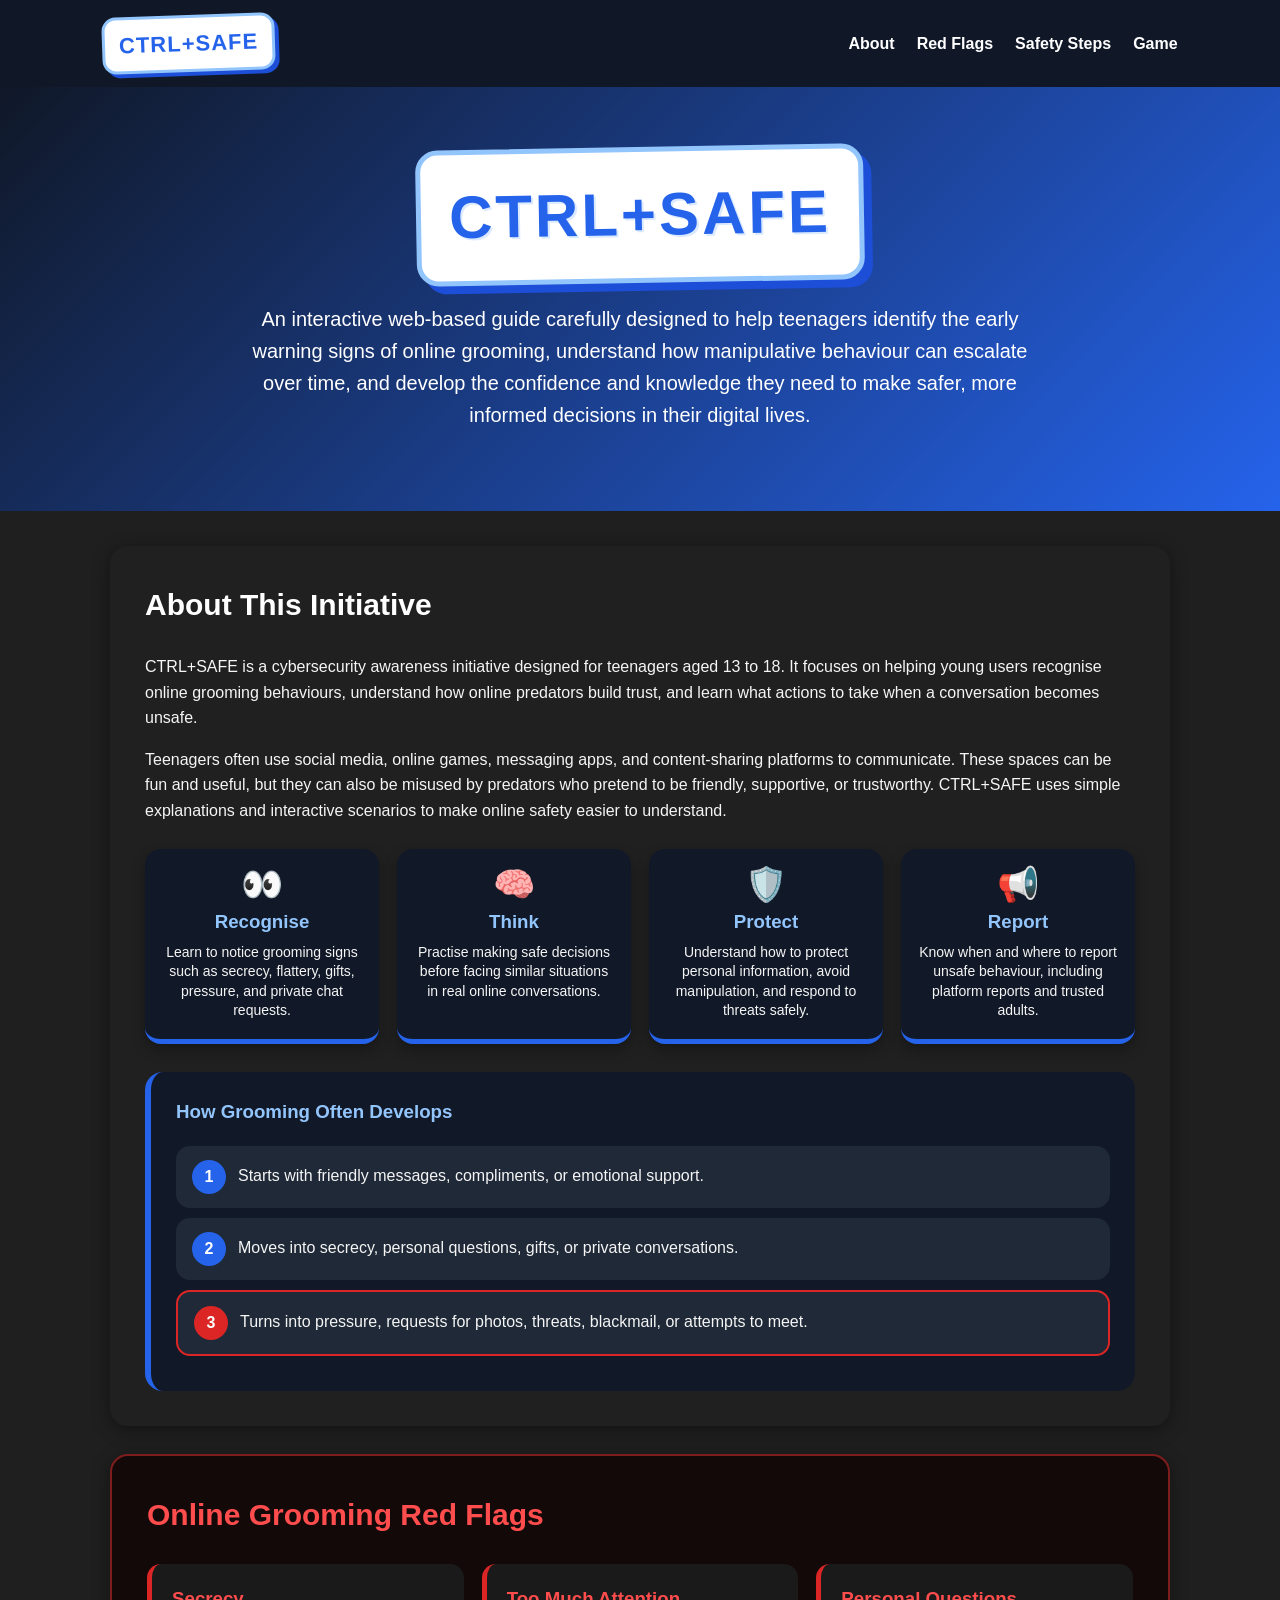
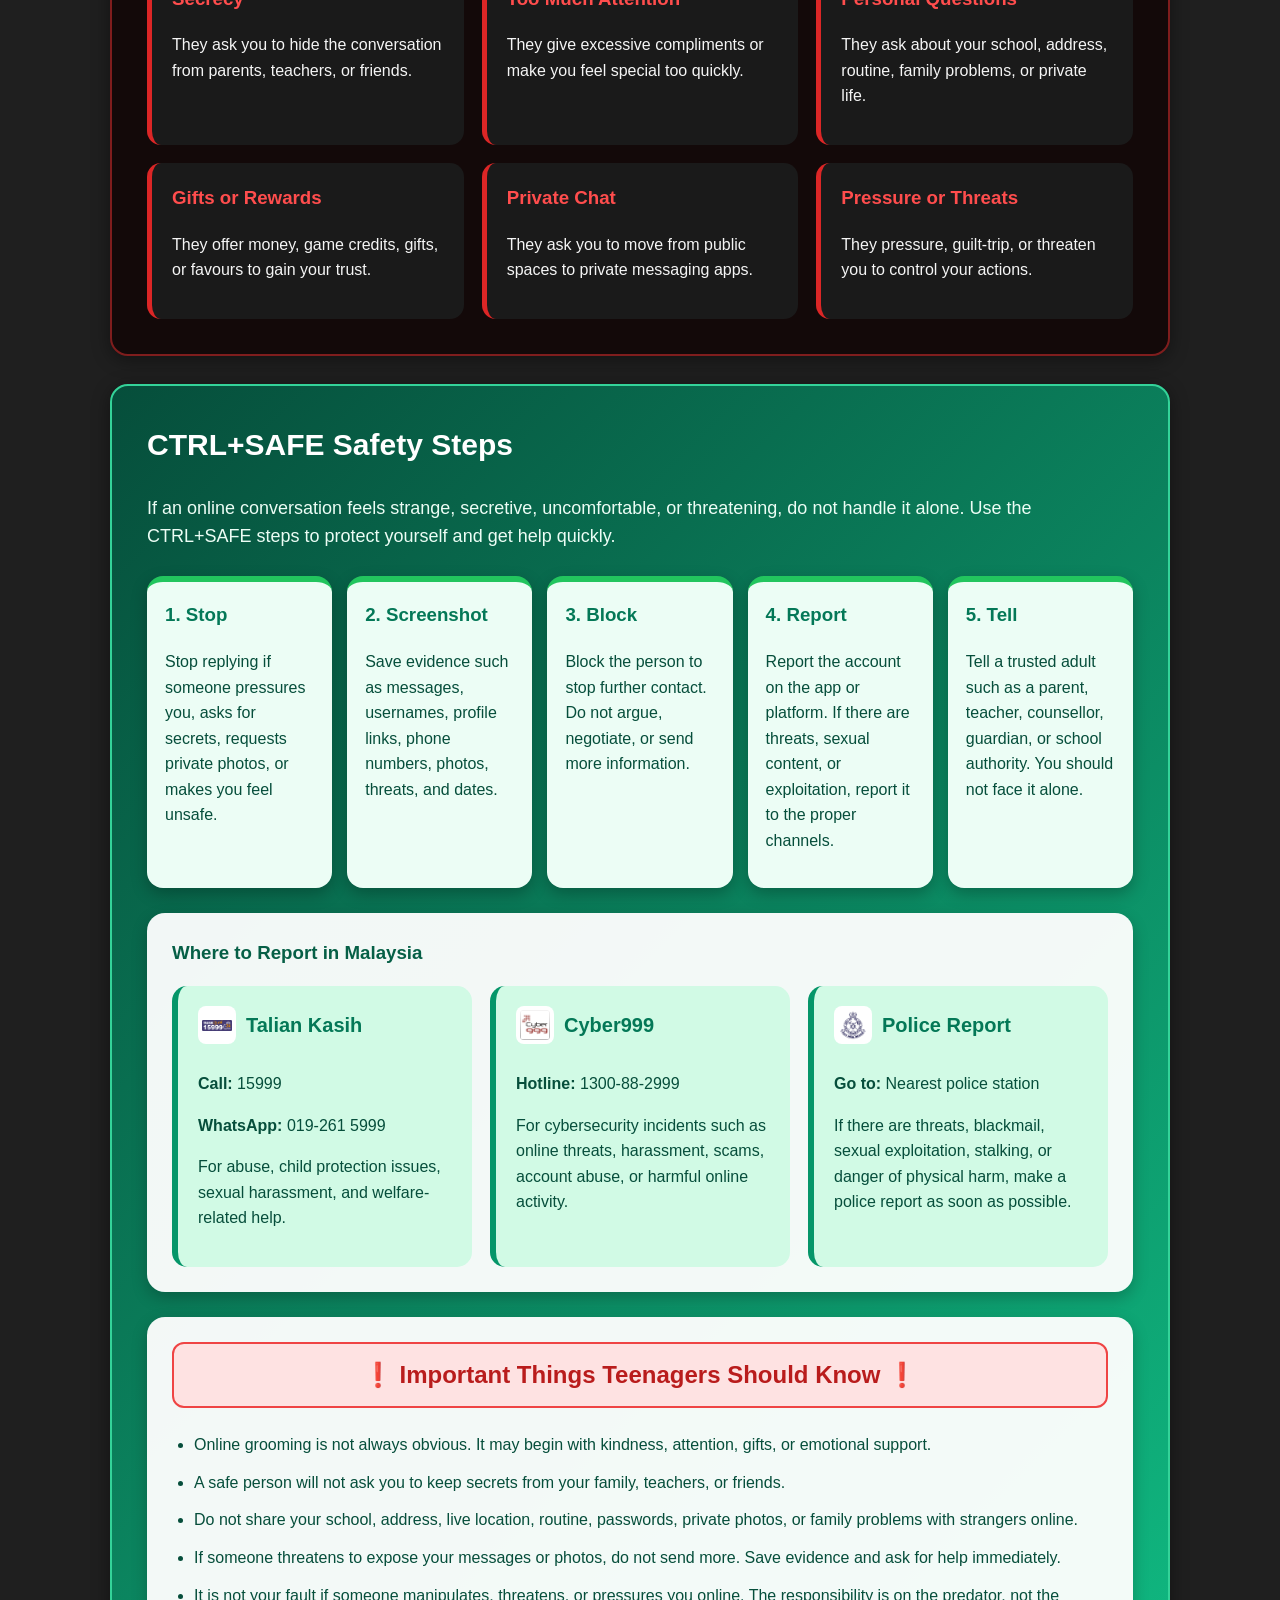
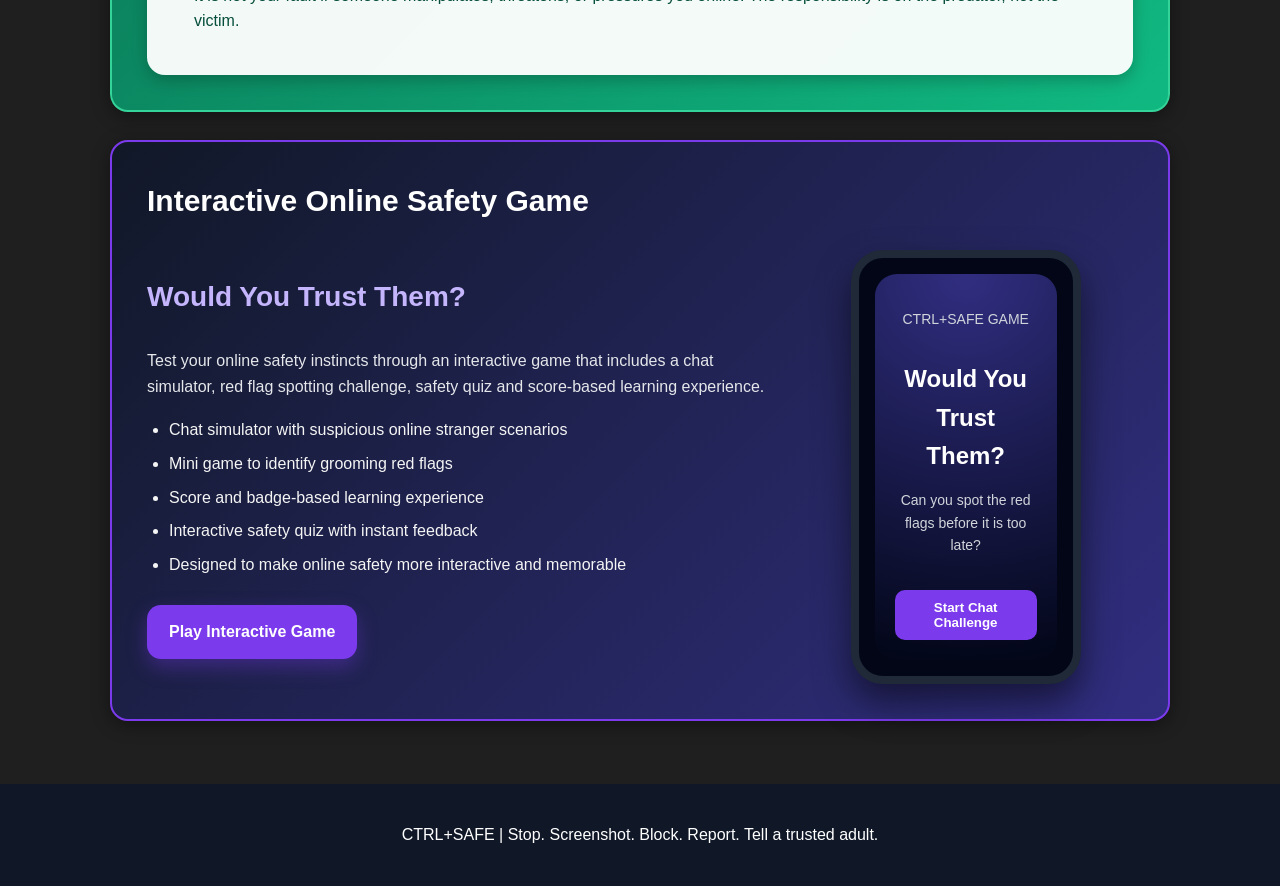
<file: index.html>
<!DOCTYPE html>
<html lang="en">
<head>
  <meta charset="UTF-8" />
  <meta name="viewport" content="width=device-width, initial-scale=1.0" />
  <title>CTRL+SAFE</title>
  <link rel="stylesheet" href="style.css" />
</head>
<body>

  <nav class="navbar">
  <div class="logo comic-logo">CTRL+SAFE</div>
  <ul>
    <li><a href="#about">About</a></li>
    <li><a href="#redflags">Red Flags</a></li>
    <li><a href="#safety">Safety Steps</a></li>
    <li><a href="#game">Game</a></li>
  </ul>
</nav>

  <header class="hero">
  <div class="hero-content">
    <h1 class="comic-title">CTRL+SAFE</h1>
    <p>An interactive web-based guide carefully designed to help teenagers identify the early warning signs of online grooming, understand how manipulative behaviour can escalate over time, and develop the confidence and knowledge they need to make safer, more informed decisions in their digital lives.</p>
  </div>
</header>

  <main>

    <section id="about" class="section about-section">
  <h2>About This Initiative</h2>

  <p>
    CTRL+SAFE is a cybersecurity awareness initiative designed for teenagers aged 13 to 18.
    It focuses on helping young users recognise online grooming behaviours, understand how online predators build trust,
    and learn what actions to take when a conversation becomes unsafe.
  </p>

  <p>
    Teenagers often use social media, online games, messaging apps, and content-sharing platforms to communicate.
    These spaces can be fun and useful, but they can also be misused by predators who pretend to be friendly,
    supportive, or trustworthy. CTRL+SAFE uses simple explanations and interactive scenarios to make online safety easier to understand.
  </p>

  <div class="infographic-row">
    <div class="info-stat">
      <div class="stat-icon">👀</div>
      <h3>Recognise</h3>
      <p>Learn to notice grooming signs such as secrecy, flattery, gifts, pressure, and private chat requests.</p>
    </div>

    <div class="info-stat">
      <div class="stat-icon">🧠</div>
      <h3>Think</h3>
      <p>Practise making safe decisions before facing similar situations in real online conversations.</p>
    </div>

    <div class="info-stat">
      <div class="stat-icon">🛡️</div>
      <h3>Protect</h3>
      <p>Understand how to protect personal information, avoid manipulation, and respond to threats safely.</p>
    </div>

    <div class="info-stat">
      <div class="stat-icon">📢</div>
      <h3>Report</h3>
      <p>Know when and where to report unsafe behaviour, including platform reports and trusted adults.</p>
    </div>
  </div>

  <div class="mini-chart">
    <h3>How Grooming Often Develops</h3>

    <div class="chart-step">
      <span>1</span>
      <p>Starts with friendly messages, compliments, or emotional support.</p>
    </div>

    <div class="chart-step">
      <span>2</span>
      <p>Moves into secrecy, personal questions, gifts, or private conversations.</p>
    </div>

    <div class="chart-step danger-step">
      <span>3</span>
      <p>Turns into pressure, requests for photos, threats, blackmail, or attempts to meet.</p>
    </div>
  </div>
</section>

    <section id="redflags" class="section">
      <h2>Online Grooming Red Flags</h2>

      <div class="cards">
        <div class="card">
          <h3>Secrecy</h3>
          <p>They ask you to hide the conversation from parents, teachers, or friends.</p>
        </div>

        <div class="card">
          <h3>Too Much Attention</h3>
          <p>They give excessive compliments or make you feel special too quickly.</p>
        </div>

        <div class="card">
          <h3>Personal Questions</h3>
          <p>They ask about your school, address, routine, family problems, or private life.</p>
        </div>

        <div class="card">
          <h3>Gifts or Rewards</h3>
          <p>They offer money, game credits, gifts, or favours to gain your trust.</p>
        </div>

        <div class="card">
          <h3>Private Chat</h3>
          <p>They ask you to move from public spaces to private messaging apps.</p>
        </div>

        <div class="card">
          <h3>Pressure or Threats</h3>
          <p>They pressure, guilt-trip, or threaten you to control your actions.</p>
        </div>
      </div>
    </section>

    <section id="safety" class="section safety-section">
  <h2>CTRL+SAFE Safety Steps</h2>
  <p class="safety-intro">
    If an online conversation feels strange, secretive, uncomfortable, or threatening, do not handle it alone.
    Use the CTRL+SAFE steps to protect yourself and get help quickly.
  </p>

  <div class="steps">
    <div class="step">
      <h3>1. Stop</h3>
      <p>Stop replying if someone pressures you, asks for secrets, requests private photos, or makes you feel unsafe.</p>
    </div>

    <div class="step">
      <h3>2. Screenshot</h3>
      <p>Save evidence such as messages, usernames, profile links, phone numbers, photos, threats, and dates.</p>
    </div>

    <div class="step">
      <h3>3. Block</h3>
      <p>Block the person to stop further contact. Do not argue, negotiate, or send more information.</p>
    </div>

    <div class="step">
      <h3>4. Report</h3>
      <p>Report the account on the app or platform. If there are threats, sexual content, or exploitation, report it to the proper channels.</p>
    </div>

    <div class="step">
      <h3>5. Tell</h3>
      <p>Tell a trusted adult such as a parent, teacher, counsellor, guardian, or school authority. You should not face it alone.</p>
    </div>
  </div>

  <div class="knowledge-box">
    <h3>Where to Report in Malaysia</h3>

    <div class="report-grid">
      <div class="report-card">
        <h4>
  <img src="images/talian-kasih.png" alt="Talian Kasih logo" class="real-logo">
  Talian Kasih
</h4>
        <p><strong>Call:</strong> 15999</p>
        <p><strong>WhatsApp:</strong> 019-261 5999</p>
        <p>For abuse, child protection issues, sexual harassment, and welfare-related help.</p>
      </div>

      <div class="report-card">
        <h4>
  <img src="images/unnamed.png" alt="Cyber999 logo" class="real-logo"> 
  Cyber999
</h4>
        <p><strong>Hotline:</strong> 1300-88-2999</p>
        <p>For cybersecurity incidents such as online threats, harassment, scams, account abuse, or harmful online activity.</p>
      </div>

      <div class="report-card">
        <h4>
  <img src="images/pdrm-logo-png_seeklogo-502684.png" alt="Polis Diraja Malaysia logo" class="real-logo">
  Police Report
</h4>
        <p><strong>Go to:</strong> Nearest police station</p>
        <p>If there are threats, blackmail, sexual exploitation, stalking, or danger of physical harm, make a police report as soon as possible.</p>
      </div>
    </div>
  </div>

  <div class="knowledge-box">
    <h3 class="important-title">❗ Important Things Teenagers Should Know ❗</h3>

    <ul class="safety-list">
      <li>Online grooming is not always obvious. It may begin with kindness, attention, gifts, or emotional support.</li>
      <li>A safe person will not ask you to keep secrets from your family, teachers, or friends.</li>
      <li>Do not share your school, address, live location, routine, passwords, private photos, or family problems with strangers online.</li>
      <li>If someone threatens to expose your messages or photos, do not send more. Save evidence and ask for help immediately.</li>
      <li>It is not your fault if someone manipulates, threatens, or pressures you online. The responsibility is on the predator, not the victim.</li>
    </ul>
  </div>
</section>


<section id="game" class="section game-preview-section">
  <h2>Interactive Online Safety Game</h2>

  <div class="game-preview-card">
    <div class="game-preview-text">
      <h3>Would You Trust Them?</h3>
      <p>
  Test your online safety instincts through an interactive game that includes a chat simulator,
  red flag spotting challenge, safety quiz and score-based learning experience.
</p>

      <ul>
  <li>Chat simulator with suspicious online stranger scenarios</li>
  <li>Mini game to identify grooming red flags</li>
  <li>Score and badge-based learning experience</li>
  <li>Interactive safety quiz with instant feedback</li>
  <li>Designed to make online safety more interactive and memorable</li>
</ul>

      <a href="game.html" class="game-launch-btn">Play Interactive Game</a>
    </div>

    <div class="game-preview-visual">
      <div class="phone-mockup">
        <div class="phone-screen">
          <p class="mock-badge"> CTRL+SAFE GAME</p>
          <h3>Would You Trust Them?</h3>
          <p>Can you spot the red flags before it is too late?</p>
          <button>Start Chat Challenge</button>
        </div>
      </div>
    </div>
  </div>
</section>

  </main>

  <footer>
    <p>CTRL+SAFE | Stop. Screenshot. Block. Report. Tell a trusted adult.</p>
  </footer>

  <script src="script.js"></script>
</body>
</html>
</file>
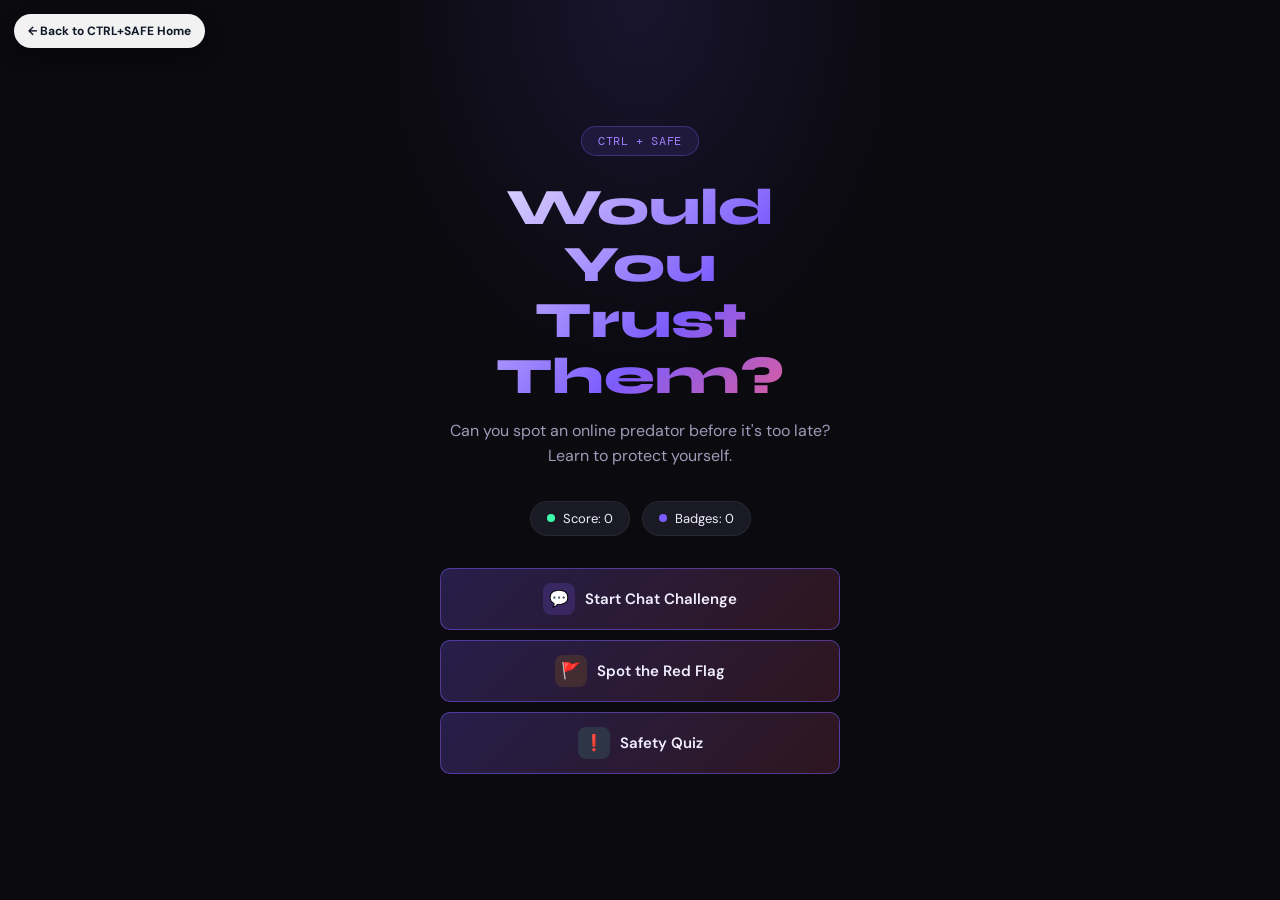
<file: game.html>
<!DOCTYPE html>
<html lang="en">
<head>
<meta charset="UTF-8">
<meta name="viewport" content="width=device-width, initial-scale=1.0">
<title>Would You Trust Them? — Online Safety Game</title>
<link rel="preconnect" href="https://fonts.googleapis.com">
<link href="https://fonts.googleapis.com/css2?family=Syne:wght@400;600;700;800&family=DM+Mono:wght@400;500&family=DM+Sans:wght@300;400;500;600&display=swap" rel="stylesheet">
<style>
  :root {
    --bg: #0a0a0f; --surface: #111118; --surface2: #1a1a24; --surface3: #22222f;
    --accent: #7c5cfc; --accent2: #fc5c7d; --accent3: #5cfcb8; --accent4: #fcb75c;
    --txt: #f0eeff; --txt2: #a09ab8; --txt3: #5c566e;
    --danger: #fc3d5c; --safe: #3dfcaa; --warn: #fcb700;
    --border: rgba(124,92,252,0.18); --border2: rgba(255,255,255,0.06);
    --radius: 16px; --radius-sm: 10px;
  }
  * { box-sizing: border-box; margin: 0; padding: 0; }
  body { font-family: 'DM Sans', sans-serif; background: var(--bg); color: var(--txt); min-height: 100vh; }
  #app { max-width: 480px; margin: 0 auto; min-height: 100vh; position: relative; }
  .screen { display: none; flex-direction: column; min-height: 100vh; }
  .screen.active { display: flex; }

  /* LANDING */
  #landing { align-items: center; justify-content: center; text-align: center; padding: 2rem; background: radial-gradient(ellipse 80% 60% at 50% 0%, rgba(124,92,252,0.13) 0%, transparent 70%); }
  .brand-badge { display: inline-flex; align-items: center; gap: 8px; background: rgba(124,92,252,0.12); border: 0.5px solid rgba(124,92,252,0.35); border-radius: 100px; padding: 6px 16px; font-size: 12px; color: #9d80ff; font-family: 'DM Mono', monospace; letter-spacing: 0.05em; margin-bottom: 1.5rem; }
  .hero-title { font-family: 'Syne', sans-serif; font-size: clamp(2rem, 8vw, 3.2rem); font-weight: 800; line-height: 1.1; margin-bottom: 0.75rem; background: linear-gradient(135deg, #f0eeff 0%, #7c5cfc 60%, #fc5c7d 100%); -webkit-background-clip: text; -webkit-text-fill-color: transparent; background-clip: text; }
  .hero-sub { font-size: 1rem; color: var(--txt2); max-width: 420px; line-height: 1.6; margin: 0 auto 2rem; }
  .score-display { display: flex; gap: 12px; justify-content: center; margin-bottom: 2rem; }
  .score-pill { background: var(--surface2); border: 0.5px solid var(--border2); border-radius: 100px; padding: 8px 16px; font-size: 13px; display: flex; align-items: center; gap: 8px; }
  .score-pill .dot { width: 8px; height: 8px; border-radius: 50%; }
  .nav-grid { display: grid; grid-template-columns: 1fr 1fr; gap: 10px; width: 100%; max-width: 400px; margin: 0 auto; }
  .nav-btn { background: var(--surface2); border: 0.5px solid var(--border2); border-radius: var(--radius-sm); padding: 14px 16px; color: var(--txt); font-family: 'DM Sans', sans-serif; font-size: 14px; font-weight: 500; cursor: pointer; display: flex; align-items: center; gap: 10px; transition: all 0.2s; text-align: left; }
  .nav-btn:hover { background: var(--surface3); border-color: var(--accent); transform: translateY(-1px); }
  .nav-btn.primary { grid-column: span 2; background: linear-gradient(135deg, rgba(124,92,252,0.25), rgba(252,92,125,0.15)); border-color: rgba(124,92,252,0.5); font-size: 15px; font-weight: 600; justify-content: center; }
  .nav-btn .icon { width: 32px; height: 32px; border-radius: 8px; display: flex; align-items: center; justify-content: center; font-size: 16px; flex-shrink: 0; }

  /* CHAT */
  #chat-sim { padding: 0; }
  .chat-header { background: var(--surface); border-bottom: 0.5px solid var(--border2); padding: 12px 16px; display: flex; align-items: center; gap: 12px; }
  .back-btn { background: none; border: none; color: var(--txt2); font-size: 18px; cursor: pointer; padding: 4px; display: flex; align-items: center; }
  .chat-avatar { width: 38px; height: 38px; border-radius: 50%; display: flex; align-items: center; justify-content: center; font-weight: 600; font-size: 15px; flex-shrink: 0; background: var(--surface3); color: var(--txt2); }
  .chat-info h3 { font-size: 14px; font-weight: 600; }
  .chat-info p { font-size: 11px; color: var(--txt2); }
  .stage-indicator { margin-left: auto; font-size: 11px; font-family: 'DM Mono', monospace; color: var(--txt3); background: var(--surface2); padding: 4px 10px; border-radius: 100px; }
  .chat-messages { flex: 1; overflow-y: auto; padding: 16px; display: flex; flex-direction: column; gap: 12px; background: var(--bg); min-height: 300px; max-height: 40vh; }
  .msg { max-width: 75%; padding: 10px 14px; border-radius: 18px; font-size: 14px; line-height: 1.5; }
  .msg.them { background: var(--surface2); color: var(--txt); border-bottom-left-radius: 4px; align-self: flex-start; }
  .msg.me { background: var(--accent); color: #fff; border-bottom-right-radius: 4px; align-self: flex-end; }
  .msg.warning-msg { background: rgba(252,61,92,0.12); border: 0.5px solid rgba(252,61,92,0.3); color: #ff8099; font-size: 12px; max-width: 100%; border-radius: 10px; align-self: center; text-align: center; padding: 8px 12px; }
  .typing-indicator { display: flex; gap: 4px; align-items: center; padding: 12px 16px; background: var(--surface2); border-radius: 18px; border-bottom-left-radius: 4px; align-self: flex-start; width: fit-content; }
  .typing-dot { width: 6px; height: 6px; border-radius: 50%; background: var(--txt3); animation: typingBounce 1.2s infinite; }
  .typing-dot:nth-child(2) { animation-delay: 0.2s; }
  .typing-dot:nth-child(3) { animation-delay: 0.4s; }
  @keyframes typingBounce { 0%,60%,100% { transform: translateY(0); opacity: 0.4; } 30% { transform: translateY(-6px); opacity: 1; } }
  .score-bar-wrap { background: var(--surface); border-bottom: 0.5px solid var(--border2); padding: 8px 16px; display: flex; gap: 16px; align-items: center; }
  .meter { flex: 1; display: flex; flex-direction: column; gap: 4px; }
  .meter-label { font-size: 10px; font-family: 'DM Mono', monospace; color: var(--txt3); }
  .meter-track { height: 5px; background: var(--surface2); border-radius: 100px; overflow: hidden; }
  .meter-fill { height: 100%; border-radius: 100px; transition: width 0.4s ease; }
  .safety-fill { background: var(--safe); }
  .risk-fill { background: var(--danger); }
  .score-num { font-family: 'DM Mono', monospace; font-size: 18px; font-weight: 600; color: var(--accent); white-space: nowrap; }
  .choices-area { background: var(--surface); border-top: 0.5px solid var(--border2); padding: 12px; display: flex; flex-direction: column; gap: 8px; }
  .choices-label { font-size: 11px; font-family: 'DM Mono', monospace; color: var(--txt3); text-transform: uppercase; letter-spacing: 0.08em; padding: 0 4px; }
  .choice-btn { background: var(--surface2); border: 0.5px solid var(--border2); border-radius: var(--radius-sm); padding: 10px 14px; color: var(--txt); font-family: 'DM Sans', sans-serif; font-size: 13px; cursor: pointer; text-align: left; display: flex; align-items: center; gap: 10px; transition: all 0.2s; width: 100%; }
  .choice-btn:hover { background: var(--surface3); border-color: rgba(124,92,252,0.4); }
  .choice-btn .choice-icon { width: 26px; height: 26px; border-radius: 6px; display: flex; align-items: center; justify-content: center; font-size: 13px; flex-shrink: 0; }
  .choice-btn.safe-choice { border-color: rgba(61,252,170,0.25); }
  .choice-btn.safe-choice .choice-icon { background: rgba(61,252,170,0.12); }
  .choice-btn.unsafe-choice { border-color: rgba(252,61,92,0.2); }
  .choice-btn.unsafe-choice .choice-icon { background: rgba(252,61,92,0.1); }
  .feedback-overlay { position: fixed; inset: 0; background: rgba(10,10,15,0.95); display: flex; flex-direction: column; align-items: center; justify-content: center; padding: 2rem; text-align: center; z-index: 100; backdrop-filter: blur(8px); }
  .feedback-overlay.hidden { display: none; }
  .feedback-icon { font-size: 3rem; margin-bottom: 1rem; }
  .feedback-title { font-family: 'Syne', sans-serif; font-size: 1.4rem; font-weight: 700; margin-bottom: 0.5rem; }
  .feedback-body { font-size: 13px; color: var(--txt2); line-height: 1.6; max-width: 320px; margin: 0 auto 1.5rem; }
  .score-change { font-family: 'DM Mono', monospace; font-size: 1.1rem; font-weight: 600; padding: 8px 24px; border-radius: 100px; margin-bottom: 1.2rem; }
  .score-change.good { background: rgba(61,252,170,0.12); color: var(--safe); border: 0.5px solid rgba(61,252,170,0.3); }
  .score-change.bad { background: rgba(252,61,92,0.12); color: var(--danger); border: 0.5px solid rgba(252,61,92,0.3); }
  .continue-btn { background: var(--accent); border: none; border-radius: var(--radius-sm); padding: 12px 32px; color: #fff; font-family: 'DM Sans', sans-serif; font-size: 14px; font-weight: 600; cursor: pointer; transition: all 0.2s; }
  .continue-btn:hover { opacity: 0.85; transform: translateY(-1px); }

  /* MINI GAMES */
  .section-title { font-family: 'Syne', sans-serif; font-size: 1rem; font-weight: 700; margin-bottom: 4px; }
  .section-sub { font-size: 12px; color: var(--txt2); margin-bottom: 12px; }
  .game-card { background: var(--surface2); border: 0.5px solid var(--border2); border-radius: var(--radius); padding: 16px; cursor: pointer; transition: all 0.2s; display: flex; align-items: center; gap: 14px; }
  .game-card:hover { border-color: var(--accent); background: var(--surface3); }
  .game-icon { width: 48px; height: 48px; border-radius: 12px; display: flex; align-items: center; justify-content: center; font-size: 22px; flex-shrink: 0; }
  .game-title { font-size: 14px; font-weight: 600; margin-bottom: 2px; }
  .game-desc { font-size: 12px; color: var(--txt2); }
  .game-tag { font-size: 10px; font-family: 'DM Mono', monospace; background: rgba(124,92,252,0.12); color: #9d80ff; padding: 3px 8px; border-radius: 100px; }

  /* RED FLAG */
  .profile-card { background: var(--surface2); border: 0.5px solid var(--border2); border-radius: var(--radius); padding: 16px; }
  .profile-top { display: flex; align-items: center; gap: 12px; margin-bottom: 12px; }
  .profile-avatar { width: 52px; height: 52px; border-radius: 50%; background: var(--surface3); display: flex; align-items: center; justify-content: center; font-size: 22px; }
  .profile-name { font-size: 15px; font-weight: 600; }
  .profile-handle { font-size: 12px; color: var(--txt2); }
  .profile-stats { display: flex; gap: 16px; margin-top: 8px; }
  .p-stat { text-align: center; }
  .p-stat .num { font-size: 15px; font-weight: 600; }
  .p-stat .lbl { font-size: 10px; color: var(--txt2); }
  .profile-bio { font-size: 13px; color: var(--txt2); line-height: 1.5; border-top: 0.5px solid var(--border2); padding-top: 10px; }
  .flag-buttons { display: flex; gap: 8px; flex-wrap: wrap; }
  .flag-btn { background: var(--surface2); border: 0.5px solid var(--border2); border-radius: 8px; padding: 8px 12px; color: var(--txt); font-size: 12px; cursor: pointer; transition: all 0.2s; display: flex; align-items: center; gap: 6px; font-family: 'DM Sans', sans-serif; }
  .flag-btn:hover { border-color: rgba(252,183,0,0.5); background: rgba(252,183,0,0.08); }
  .flag-btn.found { border-color: var(--warn); background: rgba(252,183,0,0.12); color: var(--warn); }
  .flag-btn.wrong { border-color: var(--danger); background: rgba(252,61,92,0.1); color: var(--danger); animation: shake 0.3s; }
  @keyframes shake { 0%,100% { transform: translateX(0); } 25% { transform: translateX(-4px); } 75% { transform: translateX(4px); } }
  .timer-bar-wrap { height: 4px; background: var(--surface2); border-radius: 100px; overflow: hidden; }
  .timer-bar-fill { height: 100%; background: var(--warn); border-radius: 100px; transition: width 0.1s linear; }

  /* QUIZ */
  .quiz-question { font-size: 15px; font-weight: 600; line-height: 1.5; padding: 16px; background: var(--surface2); border-radius: var(--radius); border: 0.5px solid var(--border2); min-height: 80px; display: flex; align-items: center; }
  .quiz-options { display: flex; flex-direction: column; gap: 8px; }
  .quiz-opt { background: var(--surface2); border: 0.5px solid var(--border2); border-radius: var(--radius-sm); padding: 12px 16px; color: var(--txt); font-family: 'DM Sans', sans-serif; font-size: 14px; cursor: pointer; text-align: left; transition: all 0.2s; display: flex; align-items: center; gap: 10px; width: 100%; }
  .quiz-opt:hover:not(:disabled) { background: var(--surface3); border-color: rgba(124,92,252,0.4); }
  .quiz-opt.correct { border-color: var(--safe); background: rgba(61,252,170,0.08); color: var(--safe); }
  .quiz-opt.wrong { border-color: var(--danger); background: rgba(252,61,92,0.08); color: var(--danger); }
  .quiz-progress { display: flex; gap: 4px; justify-content: center; }
  .q-dot { width: 8px; height: 8px; border-radius: 50%; background: var(--surface3); transition: background 0.2s; }
  .q-dot.done { background: var(--accent); }
  .q-dot.current { background: var(--safe); }

  /* TIPS & HELP */
  .tip-card { background: var(--surface2); border: 0.5px solid var(--border2); border-radius: var(--radius); padding: 14px; display: flex; gap: 12px; align-items: flex-start; margin-bottom: 8px; }
  .tip-icon { width: 36px; height: 36px; border-radius: 9px; display: flex; align-items: center; justify-content: center; font-size: 17px; flex-shrink: 0; }
  .tip-title { font-size: 13px; font-weight: 600; margin-bottom: 3px; }
  .tip-body { font-size: 12px; color: var(--txt2); line-height: 1.5; }
  .emergency-card { background: rgba(252,61,92,0.07); border: 0.5px solid rgba(252,61,92,0.25); border-radius: var(--radius); padding: 16px; margin-bottom: 4px; }
  .emergency-title { font-size: 13px; font-weight: 700; color: #ff8099; margin-bottom: 4px; }
  .emergency-body { font-size: 12px; color: var(--txt2); line-height: 1.5; }
  .help-link { display: flex; align-items: center; gap: 12px; background: var(--surface2); border: 0.5px solid var(--border2); border-radius: var(--radius-sm); padding: 12px 14px; color: var(--txt); font-size: 13px; transition: all 0.2s; margin-bottom: 8px; }
  .help-link:hover { border-color: var(--accent); }
  .hl-icon { width: 36px; height: 36px; border-radius: 8px; display: flex; align-items: center; justify-content: center; font-size: 17px; flex-shrink: 0; }

  /* RESULTS */
  #results-screen { align-items: center; justify-content: center; text-align: center; padding: 2rem; gap: 12px; }
  .result-emoji { font-size: 3.5rem; }
  .result-title { font-family: 'Syne', sans-serif; font-size: 1.6rem; font-weight: 800; }
  .result-score-big { font-family: 'DM Mono', monospace; font-size: 2.5rem; font-weight: 600; color: var(--accent); }
  .badges-grid { display: flex; gap: 8px; flex-wrap: wrap; justify-content: center; margin: 8px 0; }
  .badge { background: var(--surface2); border: 0.5px solid var(--border2); border-radius: 100px; padding: 6px 14px; font-size: 12px; display: flex; align-items: center; gap: 6px; }
  .badge.earned { border-color: rgba(124,92,252,0.5); background: rgba(124,92,252,0.1); color: #c4aaff; }

  /* PROFILE BUILDER */
  .toggle-row { display: flex; align-items: center; gap: 10px; background: var(--surface2); border: 0.5px solid var(--border2); border-radius: 10px; padding: 10px 12px; margin-bottom: 8px; }

  .hidden { display: none !important; }
  .scrollable { overflow-y: auto; }

  .main-site-back {
  position: fixed;
  top: 14px;
  left: 14px;
  z-index: 999;
  background: rgba(255, 255, 255, 0.95);
  color: #111827;
  padding: 9px 14px;
  border-radius: 999px;
  text-decoration: none;
  font-size: 12px;
  font-weight: 700;
  box-shadow: 0 8px 20px rgba(0, 0, 0, 0.35);
}

.main-site-back:hover {
  background: #dbeafe;
}
</style>
</head>
<body>
<div id="app">
    <a href="index.html" class="main-site-back">← Back to CTRL+SAFE Home</a>

  <!-- LANDING -->
  <div id="landing" class="screen active">
    <div class="brand-badge">CTRL + SAFE</div>
    <h1 class="hero-title">Would You<br>Trust Them?</h1>
    <p class="hero-sub">Can you spot an online predator before it's too late? Learn to protect yourself.</p>
    <div class="score-display">
      <div class="score-pill"><span class="dot" style="background:var(--safe)"></span><span id="stat-score">Score: 0</span></div>
      <div class="score-pill"><span class="dot" style="background:var(--accent)"></span><span id="stat-badges">Badges: 0</span></div>
    </div>
   <div class="nav-grid game-menu-grid">
  <button class="nav-btn primary" onclick="gotoScreen('chat-sim'); resetChat()">
    <div class="icon" style="background:rgba(124,92,252,0.2)">💬</div>
    Start Chat Challenge
  </button>

  <button class="nav-btn primary" onclick="gotoScreen('redflag-game'); startRedFlag()">
    <div class="icon" style="background:rgba(252,183,0,0.12)">🚩</div>
    Spot the Red Flag
  </button>

  <button class="nav-btn primary" onclick="gotoScreen('quiz-game'); startGameQuiz()">
    <div class="icon" style="background:rgba(92,252,184,0.12)">❗</div>
    Safety Quiz
  </button>
</div>

</div>
<!-- END LANDING -->

<!-- CHAT SIMULATOR -->
  <div id="chat-sim" class="screen" style="position:relative">
    <div class="chat-header">
      <button class="back-btn" onclick="gotoScreen('landing')">←</button>
      <div class="chat-avatar" id="chat-avatar">?</div>
      <div class="chat-info">
        <h3 id="chat-name">Unknown User</h3>
        <p id="chat-status">Online</p>
      </div>
      <div class="stage-indicator" id="stage-ind">Stage 1/3</div>
    </div>
    <div class="score-bar-wrap">
      <div class="meter">
        <div class="meter-label">Safety Score</div>
        <div class="meter-track"><div class="meter-fill safety-fill" id="safety-bar" style="width:70%"></div></div>
      </div>
      <div class="meter">
        <div class="meter-label">Risk Level</div>
        <div class="meter-track"><div class="meter-fill risk-fill" id="risk-bar" style="width:20%"></div></div>
      </div>
      <div class="score-num" id="live-score">70</div>
    </div>
    <div class="chat-messages" id="chat-msgs"></div>
    <div class="choices-area" id="choices-area">
      <div class="choices-label">Your Response</div>
      <div id="choice-btns"></div>
    </div>
    <div class="feedback-overlay hidden" id="feedback-overlay">
      <div class="feedback-icon" id="fb-icon"></div>
      <div class="feedback-title" id="fb-title"></div>
      <div class="score-change" id="fb-score"></div>
      <div class="feedback-body" id="fb-body"></div>
      <button class="continue-btn" id="fb-continue-btn">Continue →</button>
    </div>
  </div>

  <!-- RED FLAG GAME -->
  <div id="redflag-game" class="screen" style="padding:16px;gap:10px">
    <div style="display:flex;align-items:center;gap:10px;margin-bottom:4px">
      <button class="back-btn" onclick="gotoScreen('landing')" style="font-size:16px">←</button>
      <div><div class="section-title">🚩 Spot the Red Flags</div><div class="section-sub" id="rf-instruction">Tap all the suspicious things about this profile</div></div>
    </div>
    <div class="timer-bar-wrap"><div class="timer-bar-fill" id="timer-bar" style="width:100%"></div></div>
    <div class="profile-card" id="rf-profile"></div>
    <div class="flag-buttons" id="flag-btns"></div>
    <div style="font-size:12px;color:var(--txt2);text-align:center;margin-top:8px" id="rf-result"></div>
  </div>

  <!-- SAFETY QUIZ GAME -->
<div id="quiz-game" class="screen" style="padding:16px;gap:12px">
  <div style="display:flex;align-items:center;gap:10px;margin-bottom:4px">
    <button class="back-btn" onclick="gotoScreen('landing')" style="font-size:16px">←</button>
    <div>
      <div class="section-title">❗ Safety Quiz</div>
      <div class="section-sub">Choose the safest answer for each situation</div>
    </div>
  </div>

  <div class="quiz-progress" id="game-quiz-progress"></div>

  <div class="quiz-question" id="game-quiz-question">
    Loading question...
  </div>

  <div class="quiz-options" id="game-quiz-options"></div>

  <div id="game-quiz-feedback" style="font-size:12px;color:var(--txt2);min-height:40px;line-height:1.5;padding:10px;background:var(--surface2);border-radius:10px;display:none"></div>

  <button class="continue-btn" id="game-quiz-next" style="display:none;margin-top:auto" onclick="nextGameQuizQuestion()">
    Next Question →
  </button>
</div>
  
  <!-- RESULTS -->
  <div id="results-screen" class="screen">
    <div class="result-emoji" id="result-emoji">🛡️</div>
    <div class="result-title" id="result-title">Challenge Complete!</div>
    <div style="font-size:13px;color:var(--txt2)">Your Safety Score</div>
    <div class="result-score-big" id="result-score-big">0</div>
    <div class="badges-grid" id="result-badges"></div>
    <div style="font-size:13px;color:var(--txt2);max-width:300px;line-height:1.5;text-align:center" id="result-msg"></div>
    <button class="continue-btn" onclick="gotoScreen('landing');updateLandingStats()" style="margin-top:8px">Back to Home</button>
  </div>
</div>

<script>
let gameState = { score: 70, risk: 20, totalScore: 0, badges: [], chatStage: 0 };

function gotoScreen(id) {
  document.querySelectorAll('.screen').forEach(s => s.classList.remove('active'));
  document.getElementById(id).classList.add('active');
}

function updateLandingStats() {
  document.getElementById('stat-score').textContent = 'Score: ' + gameState.totalScore;
  document.getElementById('stat-badges').textContent = 'Badges: ' + gameState.badges.length;
}

// ===== CHAT SCENARIOS =====
const scenarios = [
  {
    stage: 'Stage 1 / 3 — Friendly Stranger',
    name: 'xX_GamerDude_Xx', avatarEmoji: '🎮',
    intro: "Hey! I saw your comment on that gaming video. You seem really cool! 😄 What school do you go to?",
    choices: [
      { text: "Tell them my school name", icon: "🏫", safe: false, label: "unsafe-choice", points: -20, riskDelta: +25 },
      { text: "I don't share personal info online 🙅", icon: "🛡️", safe: true, label: "safe-choice", points: +15, riskDelta: -5 },
      { text: "Ignore the message", icon: "🔕", safe: true, label: "safe-choice", points: +10, riskDelta: 0 },
    ],
    goodFeedback: { icon: "✅", title: "Smart Move!", score: "GOOD CHOICE", body: "Never share your school, address, or location with strangers online. This info can be used to find you in real life. Real friends don't need this info from a stranger." },
    badFeedback: { icon: "⚠️", title: "Red Flag!", score: "RISKY CHOICE", body: "Sharing your school name with a stranger is dangerous. Combined with your name or photo, someone could find you in real life. Predators often ask for location info early to build trust slowly." },
  },
  {
    stage: 'Stage 2 / 3 — Grooming Tactic',
    name: 'xX_GamerDude_Xx', avatarEmoji: '🎮',
    intro: "You're honestly one of the coolest people I've talked to. Hey… don't tell your parents we chat, they wouldn't understand our friendship. This is just between us 🤫",
    choices: [
      { text: "OK, I won't tell anyone 🤐", icon: "🤫", safe: false, label: "unsafe-choice", points: -25, riskDelta: +30 },
      { text: "That's weird — why keep secrets?", icon: "🤔", safe: true, label: "safe-choice", points: +15, riskDelta: -5 },
      { text: "Tell a parent about this message", icon: "👨‍👩‍👧", safe: true, label: "safe-choice", points: +20, riskDelta: -15 },
    ],
    goodFeedback: { icon: "🚨", title: "You Caught It!", score: "GREAT INSTINCT", body: "Asking for SECRECY is one of the biggest grooming red flags. Safe relationships don't need to be hidden from parents. This is called isolation — separating you from people who protect you." },
    badFeedback: { icon: "🚩", title: "Grooming Alert!", score: "DANGER ZONE", body: "Keeping secrets from parents is how predators isolate victims. A real friend your age would never ask you to hide a friendship from your parents. This tactic is called 'isolation' — a classic grooming behavior." },
  },
  {
    stage: 'Stage 3 / 3 — Dangerous Request',
    name: 'xX_GamerDude_Xx', avatarEmoji: '🎮',
    intro: "I feel like we're really close now. Send me a photo of you — I'll send one too. Don't be shy, it's just between us 📸",
    choices: [
      { text: "Send a photo 📸", icon: "📷", safe: false, label: "unsafe-choice", points: -30, riskDelta: +40 },
      { text: "Block and report this user 🚫", icon: "🚫", safe: true, label: "safe-choice", points: +20, riskDelta: -20 },
      { text: "Tell a trusted adult immediately", icon: "🆘", safe: true, label: "safe-choice", points: +25, riskDelta: -25 },
    ],
    goodFeedback: { icon: "🏆", title: "You're Protected!", score: "PERFECT RESPONSE", body: "Never send photos to online strangers — even innocent ones can be used for manipulation. Blocking and reporting, then telling a trusted adult, are the safest responses. You just earned a badge!" },
    badFeedback: { icon: "🆘", title: "This Is Serious", score: "VERY RISKY", body: "NEVER send photos to online strangers. Even normal photos can be used to manipulate you. If this happens to you in real life, tell a trusted adult immediately — you are not in trouble." },
  }
];

// ===== SAFETY QUIZ GAME =====
const gameQuizData = [
  {
    question: "Someone online asks you to keep your friendship secret from your parents. What should you do?",
    options: [
      "Agree because they trust you",
      "Be careful and tell a trusted adult",
      "Continue chatting privately"
    ],
    correct: 1,
    explanation: "Correct. Asking for secrecy is a major grooming red flag."
  },
  {
    question: "A stranger offers free game credits if you send your phone number. What is the safest response?",
    options: [
      "Send the number",
      "Ask for more rewards",
      "Do not share personal information and block/report"
    ],
    correct: 2,
    explanation: "Correct. Gifts or rewards can be used to pressure or manipulate someone."
  },
  {
    question: "Someone asks which school you go to and what time you go home. Why is this risky?",
    options: [
      "It reveals your location and routine",
      "It helps them become your friend",
      "It is normal online conversation"
    ],
    correct: 0,
    explanation: "Correct. School and routine information can be used to locate you."
  },
  {
    question: "Someone says, 'If you really care about me, send me a private photo.' What tactic is this?",
    options: [
      "A harmless joke",
      "Emotional pressure and manipulation",
      "Normal friendship"
    ],
    correct: 1,
    explanation: "Correct. Using guilt or emotion to force action is manipulation."
  },
  {
    question: "What should you do if someone threatens to expose your messages or photos?",
    options: [
      "Send more photos so they stop",
      "Delete everything and stay silent",
      "Screenshot, block, report, and tell a trusted adult"
    ],
    correct: 2,
    explanation: "Correct. Do not handle threats alone. Save evidence and get help."
  }
];

let gameQuizIndex = 0;
let gameQuizScore = 0;

function startGameQuiz() {
  gameQuizIndex = 0;
  gameQuizScore = 0;
  showGameQuizQuestion();
}

function showGameQuizQuestion() {
  const questionElement = document.getElementById('game-quiz-question');
  const optionsElement = document.getElementById('game-quiz-options');
  const feedbackElement = document.getElementById('game-quiz-feedback');
  const nextButton = document.getElementById('game-quiz-next');
  const progressElement = document.getElementById('game-quiz-progress');

  const current = gameQuizData[gameQuizIndex];

  progressElement.innerHTML = '';
  gameQuizData.forEach((_, index) => {
    const dot = document.createElement('div');
    dot.className = 'q-dot' + (index < gameQuizIndex ? ' done' : index === gameQuizIndex ? ' current' : '');
    progressElement.appendChild(dot);
  });

  questionElement.textContent = current.question;
  optionsElement.innerHTML = '';
  feedbackElement.style.display = 'none';
  feedbackElement.textContent = '';
  nextButton.style.display = 'none';

  current.options.forEach((option, index) => {
    const button = document.createElement('button');
    button.className = 'quiz-opt';
    button.textContent = option;
    button.onclick = () => answerGameQuiz(index, button);
    optionsElement.appendChild(button);
  });
}

function answerGameQuiz(selectedIndex, selectedButton) {
  const current = gameQuizData[gameQuizIndex];
  const feedbackElement = document.getElementById('game-quiz-feedback');
  const nextButton = document.getElementById('game-quiz-next');
  const buttons = document.querySelectorAll('#game-quiz-options .quiz-opt');

  buttons.forEach(button => {
    button.disabled = true;
  });

  if (selectedIndex === current.correct) {
    selectedButton.classList.add('correct');
    gameQuizScore++;
    gameState.totalScore += 10;
    feedbackElement.textContent = '✅ ' + current.explanation;
    feedbackElement.style.color = 'var(--safe)';
  } else {
    selectedButton.classList.add('wrong');
    buttons[current.correct].classList.add('correct');
    feedbackElement.textContent = '⚠️ Not quite. ' + current.explanation;
    feedbackElement.style.color = 'var(--warn)';
  }

  feedbackElement.style.display = 'block';
  nextButton.style.display = 'block';
  updateLandingStats();
}

function nextGameQuizQuestion() {
  gameQuizIndex++;

  if (gameQuizIndex < gameQuizData.length) {
    showGameQuizQuestion();
  } else {
    finishGameQuiz();
  }
}

function finishGameQuiz() {
  const percentage = Math.round((gameQuizScore / gameQuizData.length) * 100);

  if (percentage >= 80) {
    gameState.badges.push('🧠 Safety Thinker');
  }

  showResults(
    percentage >= 70 ? '🧠' : '📚',
    'Quiz Complete!',
    percentage + '%',
    'You answered ' + gameQuizScore + '/' + gameQuizData.length + ' questions correctly. Keep practising online safety decisions.'
  );
}

let chatStageIdx = 0;

function resetChat() {
  chatStageIdx = 0;
  gameState.score = 70;
  gameState.risk = 20;
  document.getElementById('feedback-overlay').classList.add('hidden');
  updateBars();
  renderChatStage();
}

function updateBars() {
  const s = Math.max(0, Math.min(100, gameState.score));
  const r = Math.max(0, Math.min(100, gameState.risk));
  document.getElementById('safety-bar').style.width = s + '%';
  document.getElementById('risk-bar').style.width = r + '%';
  document.getElementById('live-score').textContent = s;
}

function renderChatStage() {
  const sc = scenarios[chatStageIdx];
  document.getElementById('chat-name').textContent = sc.name;
  document.getElementById('stage-ind').textContent = sc.stage;
  document.getElementById('chat-avatar').textContent = sc.avatarEmoji;
  const msgs = document.getElementById('chat-msgs');
  msgs.innerHTML = '';
  const sys = document.createElement('div');
  sys.className = 'msg warning-msg';
  sys.textContent = 'This conversation is simulated for educational purposes';
  msgs.appendChild(sys);
  setTimeout(() => {
    const typing = document.createElement('div');
    typing.className = 'typing-indicator'; typing.id = 'typing-el';
    typing.innerHTML = '<div class="typing-dot"></div><div class="typing-dot"></div><div class="typing-dot"></div>';
    msgs.appendChild(typing); msgs.scrollTop = msgs.scrollHeight;
    setTimeout(() => {
      const t = document.getElementById('typing-el'); if (t) t.remove();
      const m = document.createElement('div'); m.className = 'msg them'; m.textContent = sc.intro;
      msgs.appendChild(m); msgs.scrollTop = msgs.scrollHeight;
      renderChoices(sc.choices);
    }, 1200);
  }, 300);
}

function renderChoices(choices) {
  const container = document.getElementById('choice-btns');
  container.innerHTML = '';
  choices.forEach(c => {
    const btn = document.createElement('button');
    btn.className = 'choice-btn ' + c.label;
    btn.innerHTML = `<div class="choice-icon">${c.icon}</div>${c.text}`;
    btn.onclick = () => handleChoice(c);
    container.appendChild(btn);
  });
}

function handleChoice(choice) {
  const msgs = document.getElementById('chat-msgs');
  const m = document.createElement('div'); m.className = 'msg me'; m.textContent = choice.text;
  msgs.appendChild(m); msgs.scrollTop = msgs.scrollHeight;
  document.getElementById('choice-btns').innerHTML = '';
  gameState.score = Math.max(0, Math.min(100, gameState.score + choice.points));
  gameState.risk = Math.max(0, Math.min(100, gameState.risk + choice.riskDelta));
  gameState.totalScore += Math.max(0, choice.points);
  updateBars();
  showFeedback(choice.safe);
}

function showFeedback(safe) {
  const sc = scenarios[chatStageIdx];
  const fb = safe ? sc.goodFeedback : sc.badFeedback;
  const overlay = document.getElementById('feedback-overlay');
  document.getElementById('fb-icon').textContent = fb.icon;
  document.getElementById('fb-title').textContent = fb.title;
  document.getElementById('fb-score').textContent = fb.score;
  document.getElementById('fb-score').className = 'score-change ' + (safe ? 'good' : 'bad');
  document.getElementById('fb-body').textContent = fb.body;
  const isLast = chatStageIdx >= scenarios.length - 1;
  const btn = document.getElementById('fb-continue-btn');
  btn.textContent = isLast ? 'See Results →' : 'Continue →';
  btn.onclick = () => { overlay.classList.add('hidden'); chatStageIdx++; if (chatStageIdx >= scenarios.length) finishChat(); else renderChatStage(); };
  overlay.classList.remove('hidden');
}

function finishChat() {
  if (gameState.score >= 90) gameState.badges.push('🏆 Digital Guardian');
  if (gameState.risk <= 30) gameState.badges.push('🛡️ Privacy Protector');
  gameState.badges.push('⭐ Scenario Survivor');
  showResults(gameState.score >= 70 ? '🛡️' : '⚠️', gameState.score >= 70 ? 'You Stayed Safe!' : 'You Learned Something!', gameState.score, gameState.score >= 70 ? 'Great instincts! You recognized the danger signs. Remember: when in doubt, tell a trusted adult.' : 'Everyone makes mistakes — that\'s how we learn. Now you know the tactics predators use.');
}

function showResults(emoji, title, score, msg) {
  document.getElementById('result-emoji').textContent = emoji;
  document.getElementById('result-title').textContent = title;
  document.getElementById('result-score-big').textContent = score;
  const badgesEl = document.getElementById('result-badges');
  badgesEl.innerHTML = '';
  [...new Set(gameState.badges)].forEach(b => { const el = document.createElement('div'); el.className = 'badge earned'; el.textContent = b; badgesEl.appendChild(el); });
  document.getElementById('result-msg').textContent = msg;
  gotoScreen('results-screen'); updateLandingStats();
}

// ===== RED FLAG GAME =====
const rfProfiles = [
  {
    emoji: '😎',
    name: 'CoolDude_AimanHarun',
    handle: '@Manrun.gamer.2010',
    posts: '3',
    followers: '0',
    following: '4782',
    bio: 'Just a chill guy who loves gaming 🎮 I always reply to DMs! DM me for free Robux 👀 I never post pics but trust me bro. Your parents would not get it.',
    realFlags: [
      { label: 'Few/no real photos', correct: true },
      { label: 'Asking for DMs immediately', correct: true },
      { label: 'Offering free gifts', correct: true },
      { label: '"Your parents would not get it"', correct: true },
      { label: 'Following thousands of people', correct: true },
      { label: 'Has a username', correct: false },
      { label: 'Likes gaming', correct: false },
      { label: 'Has an emoji in bio', correct: false }
    ]
  },
  {
    emoji: '🎀',
    name: 'LovelyyNariesyaAuni',
    handle: '@mira_supports_you',
    posts: '0',
    followers: '12',
    following: '3921',
    bio: 'I help teens who feel lonely 💕 DM me anytime. I understand you better than your parents. Our chats can be our little secret 🤫',
    realFlags: [
      { label: 'No posts or proof of identity', correct: true },
      { label: 'Targets lonely teenagers', correct: true },
      { label: 'Claims to understand you better than parents', correct: true },
      { label: 'Asks for secret conversations', correct: true },
      { label: 'Following many accounts', correct: true },
      { label: 'Uses a friendly name', correct: false },
      { label: 'Uses heart emoji', correct: false },
      { label: 'Has a profile handle', correct: false }
    ]
  }
];

let rfProfile;

let rfTimer;
let rfTimeLeft = 30;
let rfFound = 0;

function startRedFlag() {
  clearInterval(rfTimer);
  rfFound = 0;
  rfTimeLeft = 30;
  rfProfile = rfProfiles[Math.floor(Math.random() * rfProfiles.length)];

  const resultElement = document.getElementById('rf-result');
  const timerBar = document.getElementById('timer-bar');
  const profileElement = document.getElementById('rf-profile');
  const buttonsElement = document.getElementById('flag-btns');

  resultElement.textContent = '';
  timerBar.style.width = '100%';
  timerBar.style.background = 'var(--warn)';

  profileElement.innerHTML = `
    <div class="profile-top">
      <div class="profile-avatar">${rfProfile.emoji}</div>
      <div>
        <div class="profile-name">${rfProfile.name}</div>
        <div class="profile-handle">${rfProfile.handle}</div>
        <div class="profile-stats">
          <div class="p-stat">
            <div class="num">${rfProfile.posts}</div>
            <div class="lbl">Posts</div>
          </div>
          <div class="p-stat">
            <div class="num">${rfProfile.followers}</div>
            <div class="lbl">Followers</div>
          </div>
          <div class="p-stat">
            <div class="num">${rfProfile.following}</div>
            <div class="lbl">Following</div>
          </div>
        </div>
      </div>
    </div>
    <div class="profile-bio">${rfProfile.bio}</div>
  `;

  buttonsElement.innerHTML = '';

  rfProfile.realFlags.forEach(flag => {
    const button = document.createElement('button');
    button.className = 'flag-btn';
    button.innerHTML = '🚩 ' + flag.label;
    button.onclick = () => tapFlag(flag, button);
    buttonsElement.appendChild(button);
  });

  const totalFlags = rfProfile.realFlags.filter(flag => flag.correct).length;

  rfTimer = setInterval(() => {
    rfTimeLeft--;
    timerBar.style.width = ((rfTimeLeft / 30) * 100) + '%';

    if (rfTimeLeft <= 10) {
      timerBar.style.background = 'var(--danger)';
    }

    if (rfTimeLeft <= 0) {
      clearInterval(rfTimer);
      endRedFlag(totalFlags);
    }
  }, 1000);
}

function tapFlag(flag, button) {
  if (button.classList.contains('found') || button.classList.contains('wrong')) {
    return;
  }

  const totalFlags = rfProfile.realFlags.filter(flag => flag.correct).length;

  if (flag.correct) {
    button.classList.add('found');
    rfFound++;
    gameState.totalScore += 10;

    if (rfFound >= totalFlags) {
      clearInterval(rfTimer);
      endRedFlag(totalFlags);
    }
  } else {
    button.classList.add('wrong');
    gameState.totalScore = Math.max(0, gameState.totalScore - 5);

    setTimeout(() => {
      button.classList.remove('wrong');
    }, 600);
  }

  updateLandingStats();
}

function endRedFlag(totalFlags) {
  const resultElement = document.getElementById('rf-result');

  if (rfFound >= totalFlags) {
    resultElement.textContent = '🏆 You found all ' + totalFlags + ' red flags! Badge earned: 🔍 Scam Detector';
    resultElement.style.color = 'var(--safe)';
    gameState.badges.push('🔍 Scam Detector');
  } else {
    resultElement.textContent = 'Found ' + rfFound + '/' + totalFlags + ' red flags. Keep practicing!';
    resultElement.style.color = 'var(--txt2)';
  }

  updateLandingStats();
}

</script>
</body>
</html>
</file>
<file: style.css>
* {
  box-sizing: border-box;
}

html {
  scroll-behavior: smooth;
}

body {
  margin: 0;
  font-family: Arial, sans-serif;
  background: #1f1f1f;
  color: #f5f5f5;
  line-height: 1.6;
}

.navbar {
  background: #101828;
  color: white;
  padding: 15px 8%;
  display: flex;
  justify-content: space-between;
  align-items: center;
  position: sticky;
  top: 0;
  z-index: 10;
}

.logo {
  font-size: 22px;
  font-weight: bold;
  letter-spacing: 1px;
}

.comic-logo {
  font-family: "Comic Sans MS", "Trebuchet MS", Arial, sans-serif;
  background: #ffffff;
  color: #2563eb;
  padding: 8px 14px;
  border-radius: 14px;
  border: 3px solid #93c5fd;
  box-shadow: 4px 4px 0 #1d4ed8;
  transform: rotate(-2deg);
}

.comic-title {
  font-family: "Comic Sans MS", "Trebuchet MS", Arial, sans-serif;
  display: inline-block;
  background: #ffffff;
  color: #2563eb;
  padding: 15px 28px;
  border-radius: 22px;
  border: 5px solid #93c5fd;
  box-shadow: 8px 8px 0 #1d4ed8;
  text-shadow: 2px 2px 0 #dbeafe;
  transform: rotate(-1deg);
}

.navbar ul {
  list-style: none;
  display: flex;
  gap: 22px;
  margin: 0;
  padding: 0;
}

.navbar a {
  color: white;
  text-decoration: none;
  font-weight: bold;
}

.navbar a:hover {
  color: #93c5fd;
}

.hero {
  background: linear-gradient(135deg, #101828, #2563eb);
  color: white;
  min-height: 420px;
  display: flex;
  align-items: center;
  justify-content: center;
  text-align: center;
  padding: 60px 20px;
}

.hero-content {
  max-width: 800px;
}

.hero h1 {
  font-size: 60px;
  margin: 0;
  letter-spacing: 3px;
}

.hero p {
  font-size: 20px;
  margin: 20px 0;
}

.hero-btn,
#start-btn,
.option-btn {
  background: #2563eb;
  color: white;
  border: none;
  padding: 13px 20px;
  border-radius: 10px;
  cursor: pointer;
  font-size: 16px;
  text-decoration: none;
  display: inline-block;
}

.hero-btn {
  background: white;
  color: #1d4ed8;
  font-weight: bold;
}

.big-challenge-btn {
  font-size: 22px;
  padding: 18px 32px;
  border-radius: 16px;
  margin-top: 15px;
  box-shadow: 0 8px 20px rgba(37, 99, 235, 0.35);
  transition: transform 0.2s ease, box-shadow 0.2s ease;
}

.big-challenge-btn:hover {
  transform: scale(1.06);
  box-shadow: 0 10px 25px rgba(37, 99, 235, 0.5);
}

.hero-btn:hover {
  background: #dbeafe;
}

#start-btn:hover,
.option-btn:hover {
  background: #1d4ed8;
}

main {
  max-width: 1100px;
  margin: auto;
  padding: 35px 20px;
}

.section {
  background: #2b2b2b;
  color: #f5f5f5;
  padding: 35px;
  margin-bottom: 28px;
  border-radius: 18px;
  box-shadow: 0 4px 18px rgba(0, 0, 0, 0.4);
}

.section h2 {
  color: #ffffff;
  margin-top: 0;
  font-size: 30px;
}

#redflags {
  background: #130909;
  border: 2px solid #7f1d1d;
}

#redflags h2 {
  color: #ff4d4d;
}

#redflags .card {
  background: #1a1a1a;
  border-left: 5px solid #dc2626;
  color: #f5f5f5;
}

#redflags .card h3 {
  color: #ff4d4d;
}

.cards {
  display: grid;
  grid-template-columns: repeat(3, 1fr);
  gap: 18px;
}

.card {
  background: #1f2937;
  color: #f5f5f5;
  padding: 20px;
  border-radius: 14px;
  border-left: 5px solid #2563eb;
}

.card h3 {
  margin-top: 0;
  color: #1d4ed8;
}

.safety-section {
  background: linear-gradient(135deg, #064e3b, #10b981);
  color: #ecfdf5;
  border: 2px solid #34d399;
}

.safety-section h2 {
  color: #ffffff;
}

.safety-intro {
  font-size: 18px;
  color: #ecfdf5;
  margin-bottom: 25px;
}

.steps {
  display: grid;
  grid-template-columns: repeat(5, 1fr);
  gap: 15px;
}

.step {
  background: #ecfdf5;
  color: #064e3b;
  padding: 18px;
  border-radius: 16px;
  border-top: 6px solid #22c55e;
  box-shadow: 0 6px 16px rgba(0, 0, 0, 0.25);
}

.step h3 {
  margin-top: 0;
  color: #047857;
}

.knowledge-box {
  background: rgba(255, 255, 255, 0.95);
  color: #064e3b;
  padding: 25px;
  border-radius: 18px;
  margin-top: 25px;
  box-shadow: 0 6px 16px rgba(0, 0, 0, 0.22);
}

.knowledge-box h3 {
  margin-top: 0;
  color: #065f46;
}

.report-grid {
  display: grid;
  grid-template-columns: repeat(3, 1fr);
  gap: 18px;
}

.report-card {
  background: #d1fae5;
  color: #064e3b;
  padding: 20px;
  border-radius: 15px;
  border-left: 6px solid #059669;
}

.report-card h4 {
  margin-top: 0;
  color: #047857;
  font-size: 20px;
}

.report-card h4 {
  display: flex;
  align-items: center;
  gap: 10px;
  margin-top: 0;
  color: #047857;
  font-size: 20px;
}

.real-logo {
  width: 38px;
  height: 38px;
  object-fit: contain;
  background: white;
  padding: 4px;
  border-radius: 8px;
}

.safety-list {
  padding-left: 22px;
}

.safety-list li {
  margin-bottom: 12px;
}

.important-title {
  color: #b91c1c !important;
  font-size: 24px;
  text-align: center;
  background: #fee2e2;
  padding: 12px;
  border-radius: 12px;
  border: 2px solid #ef4444;
}

.quiz-question {
  font-size: 15px;
  font-weight: 600;
  line-height: 1.5;
  padding: 16px;
  background: var(--surface2);
  border-radius: var(--radius);
  border: 0.5px solid var(--border2);
  min-height: 80px;
  display: flex;
  align-items: center;
}

.quiz-options {
  display: flex;
  flex-direction: column;
  gap: 8px;
}

.quiz-opt {
  background: var(--surface2);
  border: 0.5px solid var(--border2);
  border-radius: var(--radius-sm);
  padding: 12px 16px;
  color: var(--txt);
  font-family: 'DM Sans', sans-serif;
  font-size: 14px;
  cursor: pointer;
  text-align: left;
  transition: all 0.2s;
  width: 100%;
}

.quiz-opt:hover:not(:disabled) {
  background: var(--surface3);
  border-color: rgba(124,92,252,0.4);
}

.quiz-opt.correct {
  border-color: var(--safe);
  background: rgba(61,252,170,0.08);
  color: var(--safe);
}

.quiz-opt.wrong {
  border-color: var(--danger);
  background: rgba(252,61,92,0.08);
  color: var(--danger);
}

.quiz-progress {
  display: flex;
  gap: 4px;
  justify-content: center;
}

.q-dot {
  width: 8px;
  height: 8px;
  border-radius: 50%;
  background: var(--surface3);
}

.q-dot.done {
  background: var(--accent);
}

.q-dot.current {
  background: var(--safe);
}

#progress {
  font-weight: bold;
  color: #2563eb;
}

.option-btn {
  display: block;
  width: 100%;
  margin: 10px 0;
  text-align: left;
}

#feedback {
  font-weight: bold;
  margin-top: 15px;
}

footer {
  text-align: center;
  background: #101828;
  color: white;
  padding: 22px;
}

@media (max-width: 900px) {
  .cards,
  .steps,
  .report-grid,
  .infographic-row {
    grid-template-columns: repeat(2, 1fr);
  }

  .hero h1 {
    font-size: 44px;
  }
}

@media (max-width: 650px) {
  .navbar {
    flex-direction: column;
    gap: 12px;
  }

  .navbar ul {
    flex-wrap: wrap;
    justify-content: center;
  }

  .cards,
  .steps,
  .report-grid,
  .infographic-row {
    grid-template-columns: 1fr;
  }

  .hero h1 {
    font-size: 36px;
  }
}

/* Challenge page */
.challenge-page {
  margin-top: 40px;
  min-height: 500px;
}

/* Force Back to Home button to be white */
.back-home-btn,
.back-home-btn:visited {
  display: inline-block;
  margin-top: 25px;
  color: #111827 !important;
  background: #ffffff !important;
  padding: 12px 20px;
  border-radius: 12px;
  text-decoration: none;
  font-weight: bold;
  border: 2px solid #ffffff;
  box-shadow: 0 6px 16px rgba(0, 0, 0, 0.35);
}

.back-home-btn:hover {
  background: #dbeafe !important;
  color: #111827 !important;
}

/* About section */
.about-section {
  background: #202020;
}

.infographic-row {
  display: grid;
  grid-template-columns: repeat(4, 1fr);
  gap: 18px;
  margin-top: 25px;
}

.info-stat {
  background: #111827;
  padding: 18px;
  border-radius: 16px;
  text-align: center;
  border-bottom: 5px solid #2563eb;
  box-shadow: 0 6px 14px rgba(0, 0, 0, 0.3);
}

.stat-icon {
  font-size: 34px;
  margin: 0 0 6px 0;
  padding: 0;
  line-height: 1;
}

.info-stat h3 {
  color: #93c5fd;
  margin: 4px 0 6px 0;
  padding: 0;
}

.info-stat p {
  font-size: 14px;
  margin: 0;
  padding: 0;
  line-height: 1.4;
}

/* Mini chart */
.mini-chart {
  margin-top: 28px;
  background: #111827;
  padding: 25px;
  border-radius: 18px;
  border-left: 6px solid #2563eb;
}

.mini-chart h3 {
  margin-top: 0;
  color: #93c5fd;
}

.chart-step {
  display: flex;
  flex-direction: row;
  align-items: center;
  gap: 12px;
  background: #1f2937;
  padding: 14px 16px;
  margin: 10px 0;
  border-radius: 14px;
}

.chart-step span {
  background: #2563eb;
  color: white;
  font-weight: bold;
  min-width: 34px;
  width: 34px;
  height: 34px;
  display: inline-flex;
  align-items: center;
  justify-content: center;
  border-radius: 50%;
  flex-shrink: 0;
  line-height: 1;
}

.chart-step p {
  margin: 0;
  padding: 0;
  line-height: 1.4;
}

.danger-step {
  border: 2px solid #dc2626;
}

.danger-step span {
  background: #dc2626;
}

.game-preview-section {
  background: linear-gradient(135deg, #111827, #312e81);
  border: 2px solid #7c3aed;
}

.game-preview-section h2 {
  color: #ffffff;
}

.game-preview-card {
  display: grid;
  grid-template-columns: 1.3fr 0.7fr;
  gap: 30px;
  align-items: center;
}

.game-preview-text h3 {
  font-size: 28px;
  color: #c4b5fd;
  margin-top: 0;
}

.game-preview-text p {
  color: #e5e7eb;
}

.game-preview-text ul {
  padding-left: 22px;
  margin: 18px 0;
}

.game-preview-text li {
  margin-bottom: 8px;
}

.game-launch-btn {
  display: inline-block;
  background: #7c3aed;
  color: white;
  padding: 14px 22px;
  border-radius: 14px;
  text-decoration: none;
  font-weight: bold;
  margin-top: 10px;
  box-shadow: 0 8px 20px rgba(124, 58, 237, 0.35);
  transition: transform 0.2s ease, background 0.2s ease;
}

.game-launch-btn:hover {
  background: #6d28d9;
  transform: scale(1.05);
}

.game-preview-visual {
  display: flex;
  justify-content: center;
}

.phone-mockup {
  width: 230px;
  min-height: 360px;
  background: #020617;
  border: 8px solid #1f2937;
  border-radius: 32px;
  padding: 16px;
  box-shadow: 0 18px 35px rgba(0, 0, 0, 0.5);
}

.phone-screen {
  background: radial-gradient(circle at top, #312e81, #020617);
  color: white;
  min-height: 310px;
  border-radius: 22px;
  padding: 20px;
  text-align: center;
}

.mock-badge {
  font-size: 11px;
  color: #c4b5fd;
  margin-bottom: 30px;
}

.phone-screen h3 {
  color: white;
  font-size: 24px;
  margin-bottom: 12px;
}

.phone-screen p {
  color: #d1d5db;
  font-size: 14px;
}

.phone-screen button {
  background: #7c3aed;
  color: white;
  border: none;
  padding: 10px 14px;
  border-radius: 10px;
  margin-top: 20px;
  font-weight: bold;
}

@media (max-width: 800px) {
  .game-preview-card {
    grid-template-columns: 1fr;
  }

  .game-preview-visual {
    margin-top: 20px;
  }
}

/* Fix About infographic overflow on portrait / smaller screens */
body {
  overflow-x: hidden;
}

.infographic-row {
  width: 100%;
}

.info-stat {
  min-width: 0;
}

/* Tablet / smaller laptop */
@media (max-width: 900px) {
  .infographic-row {
    grid-template-columns: repeat(2, 1fr) !important;
  }
}

/* Phone / portrait view */
@media (max-width: 650px) {
  .infographic-row {
    grid-template-columns: 1fr !important;
  }

  .info-stat {
    padding: 16px;
  }

  .info-stat p {
    font-size: 13px;
  }
}
</file>
